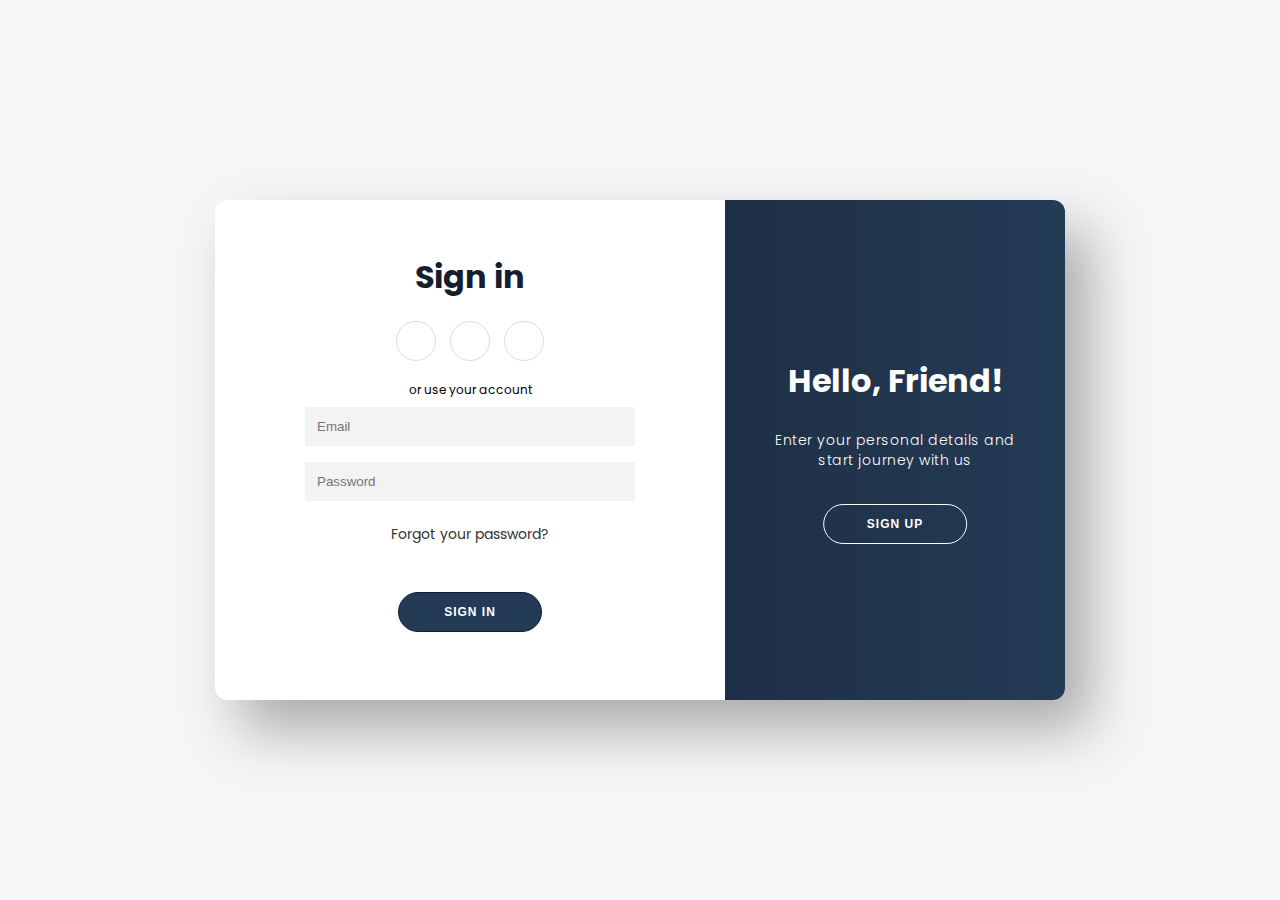
<file: signin-up.html>
<!DOCTYPE html>
<html lang="en">
<head>
    <meta charset="UTF-8">
    <meta http-equiv="X-UA-Compatible" content="IE=edge">
    <meta name="viewport" content="width=device-width, initial-scale=1.0">
    <title>Sign in || Sign up from</title>
     <!-- font awesome icons -->
     <link rel="stylesheet" href="https://cdnjs.cloudflare.com/ajax/libs/font-awesome/6.1.1/css/all.min.css" integrity="sha512-KfkfwYDsLkIlwQp6LFnl8zNdLGxu9YAA1QvwINks4PhcElQSvqcyVLLD9aMhXd13uQjoXtEKNosOWaZqXgel0g==" crossorigin="anonymous" referrerpolicy="no-referrer" />
    <!-- css stylesheet -->
    <link rel="stylesheet" href="./signin-up.css">
</head>
<body>

    <div class="container" id="container">
        <div class="form-container sign-up-container">
            <form action="#">
                <h1>Create Account</h1>
                <div class="social-container">
                    <a href="#" class="social"><i class="fab fa-facebook-f"></i></a>
                    <a href="#" class="social"><i class="fab fa-google-plus-g"></i></a>
                    <a href="#" class="social"><i class="fab fa-linkedin-in"></i></a>
                </div>
                <span>or use your email for registration</span>
                <div class="infield">
                    <input type="text" placeholder="Name" />
                    <label></label>
                </div>
                <div class="infield">
                    <input type="email" placeholder="Email" name="email"/>
                    <label></label>
                </div>
                <div class="infield">
                    <input type="password" placeholder="Password" />
                    <label></label>
                </div>
                <button>Sign Up</button>
            </form>
        </div>
        <div class="form-container sign-in-container">
            <form action="#">
                <h1>Sign in</h1>
                <div class="social-container">
                    <a href="#" class="social"><i class="fab fa-facebook-f"></i></a>
                    <a href="#" class="social"><i class="fab fa-google-plus-g"></i></a>
                    <a href="#" class="social"><i class="fab fa-linkedin-in"></i></a>
                </div>
                <span>or use your account</span>
                <div class="infield">
                    <input type="email" placeholder="Email" name="email"/>
                    <label></label>
                </div>
                <div class="infield">
                    <input type="password" placeholder="Password" />
                    <label></label>
                </div>
                <a href="#" class="forgot">Forgot your password?</a>
                <a href="./index.html"><button>Sign In</button></a>
            </form>
        </div>
        <div class="overlay-container" id="overlayCon">
            <div class="overlay">
                <div class="overlay-panel overlay-left">
                    <h1>Welcome Back!</h1>
                    <p>To keep connected with us please login with your personal info</p>
                    <button>Sign In</button>
                </div>
                <div class="overlay-panel overlay-right">
                    <h1>Hello, Friend!</h1>
                    <p>Enter your personal details and start journey with us</p>
                    <button>Sign Up</button>
                </div>
            </div>
            <button id="overlayBtn"></button>
        </div>
    </div>
    
    <!-- js code -->
    <script>
        const container = document.getElementById('container')
        const overlayCon = document.getElementById('overlayCon')
        const overlayBtn = document.getElementById('overlayBtn')

        overlayBtn.addEventListener('click', () => {
            container.classList.toggle('right-panel-active');
        })
    </script>

</body>
</html>
</file>
<file: signin-up.css>
@import url('https://fonts.googleapis.com/css2?family=Poppins:wght@100;200;300;400;500;600;700;800;900&display=swap');

* {
    padding: 0px;
    margin: 0px;
    box-sizing: border-box;
}

:root {
    --linear-grad: linear-gradient(to right, #141E30, #243B55);
    --grad-clr1: #141E30;
    --grad-clr2: #243B55;
}

body {
    height: 100vh;
    background: #f6f5f7;
    display: grid;
    place-content: center;
    font-family: 'Poppins', sans-serif;
}
.container{
    position: relative;
    width: 850px;
    height: 500px;
    background-color: #fff;
    box-shadow: 25px 30px 55px #5557;
    border-radius: 12px;
    overflow: hidden;
}
.form-container{
    position: absolute;
    width: 60%;
    height: 100%;
    padding: 0 40px;
    transition: all 0.6s ease-in-out;
}
.sign-up-container{
    opacity: 0;
    z-index: 1;
}
.sign-in-container{
    z-index: 2;
}
form{
    height: 100%;
    display: flex;
    flex-direction: column;
    align-items: center;
    justify-content: center;
    padding: 0px 50px;
}
h1{
    color: var(--grad-clr1);
}
.social-container{
    margin: 20px 0px;
}
.social-container a{
    border: 1px solid #DDD;
    border-radius: 50%;
    display: inline-flex;
    align-items: center;
    justify-content: center;
    margin: 0 5px;
    height: 40px;
    width: 40px;
}
span{
    font-size: 12px;
}
.infield{
    position: relative;
    margin: 8px 0;
    width: 100%;
}
input{
    width: 100%;
    padding: 12px 12px;
    background-color: #f3f3f3;
    border: none;
    outline: none;
}
label{
    position: absolute;
    left: 50%;
    top: 100%;
    transform: translateX(-50%);
    width: 0%;
    height: 2px;
    background-color: var(--linear-grad);
    transition: 0.3s;
}
input:focus ~ label{
    width: 100%;
}
a{
    color: #333;
    font-size: 14px;
    text-decoration: none;
    margin: 15px 0;
}
a.forget{
    padding-bottom: 3px;
    border-bottom: 2px solid #eee;
}
button{
    border-radius: 20px;
    border: 1px solid var(--grad-clr1);
    background: var(--grad-clr2);
    color: #fff;
    font-size: 12px;
    font-weight: bold;
    padding: 12px 45px;
    letter-spacing: 1px;
    text-transform: uppercase;
}
.form-container button{
    margin-top: 17px;
    transition: 80ms ease-in;
}
.form-container button:hover{
    background: #fff;
    color: var(--grad-clr1);
}
.overlay-container{
    position: absolute;
    top: 0;
    left: 60%;
    height: 100%;
    width: 40%;
    overflow: hidden;
    transition: transform 0.6s ease-in-out;
    z-index: 9;
}
#overlayBtn{
    cursor: pointer;
    position: absolute;
    left: 50%;
    top: 304px;
    transform: translateX(-50%);
    width: 143.67px;
    height: 40px;
    border: 1px solid #fff;
    background: transparent;
    border-radius: 20px;
}
.overlay{
    position: relative;
    background: var(--linear-grad);
    color: white;
    left: -150%;
    height: 100%;
    width: 250%;
    transition: transform 0.6s ease-in-out;
}
.overlay-panel{
    position: absolute;
    display: flex;
    align-items: center;
    justify-content: center;
    flex-direction: column;
    padding: 0px 40px;
    text-align: center;
    height: 100%;
    width: 340px;
    transition: 0.6s ease-in-out;
}
.overlay-left{
    right: 60%;
    transform: translateX(-12%);
}
.overlay-right{
    right: 0;
    transform: translateX(0%);
}
.overlay-panel h1{
    color: white;
}
p{
    font-size: 14px;
    font-weight: 300;
    line-height: 20px;
    letter-spacing: 0.5px;
    margin: 25px 0px 35px;
}
.overlay-panel button{
    border: none;
    background-color: transparent;
}
.right-panel-active .overlay-container{
    transform: translateX(-150%);
}
.right-panel-active .overlay{
    transform: translateX(50%);
}
.right-panel-active .overlay-left{
    transform: translateX(25%);
}
.right-panel-active .overlay-right{
    transform: translateX(35%);
}
.right-panel-active .sign-in-container{
    transform: translateX(25%);
    opacity: 0;
}
.right-panel-active .sign-up-container{
    transform: translateX(66.7%);
    opacity: 1;
    z-index: 5;
    animation: show 0.6s;
}
@keyframes show{
    0%, 50%{
        opacity: 0;
        z-index: 1;
    }
    50.1%, 100%{
        opacity: 1;
        z-index: 5;
    }
}









footer {
    position: absolute;
    left: 50%;
    bottom: 30px;
    transform: translateX(-50%);
}
footer mark {
    padding: 8px 30px;
    border-radius: 7px;
}
footer a {
    text-decoration: none;
    font-size: 18px;
    font-weight: bold;
    color: #003;
}
</file>
